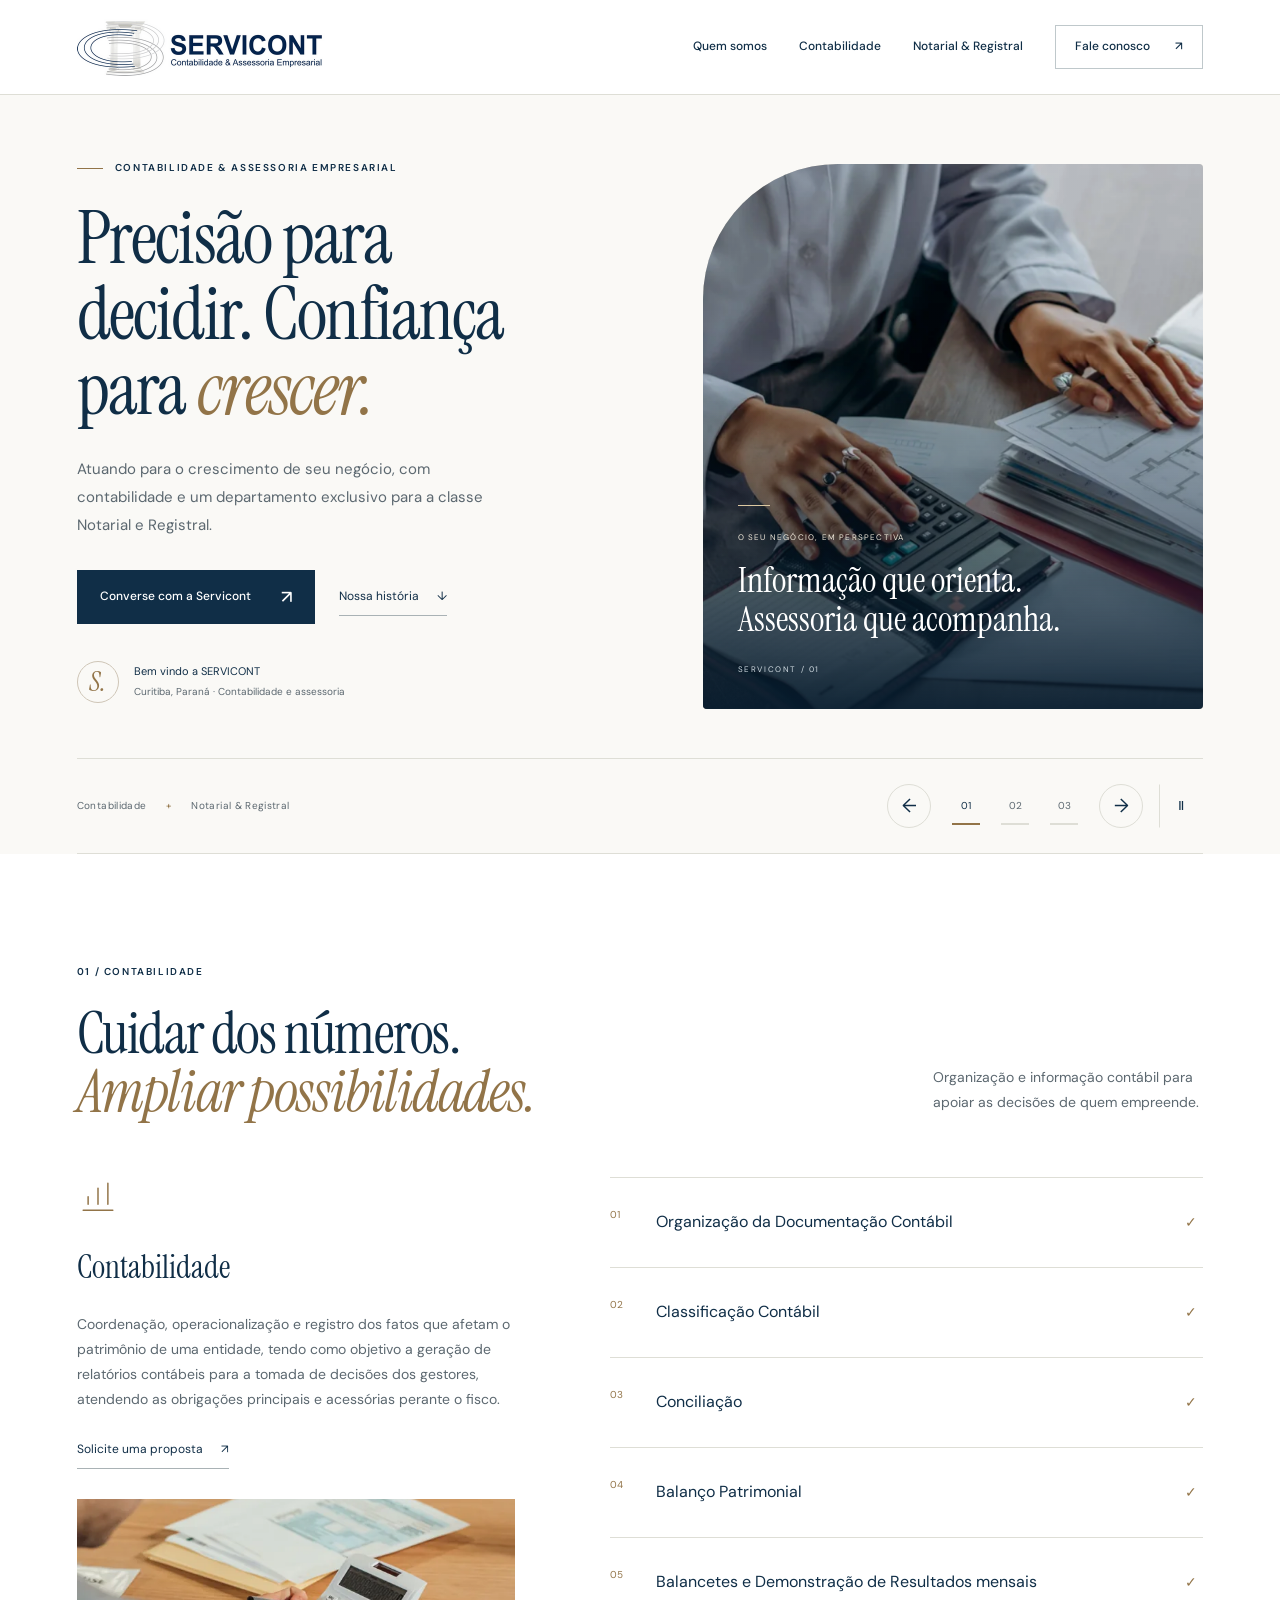
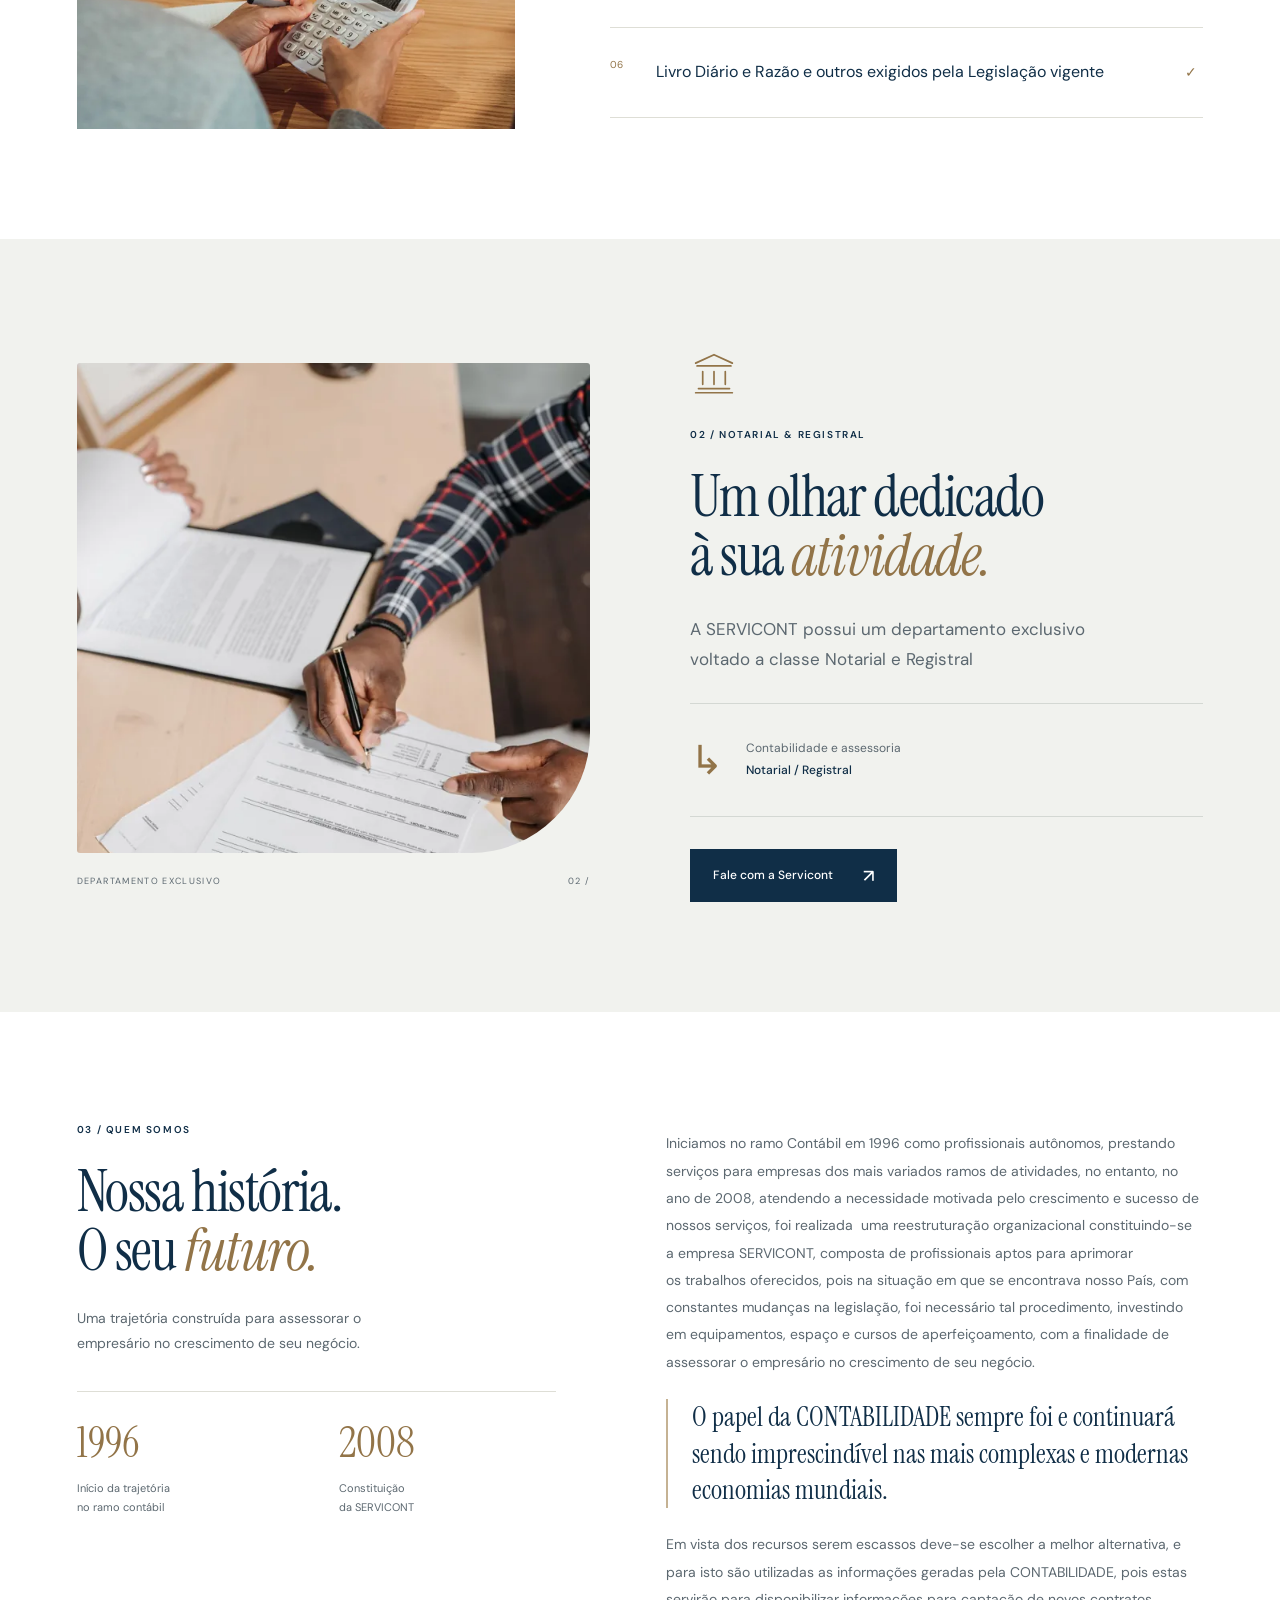
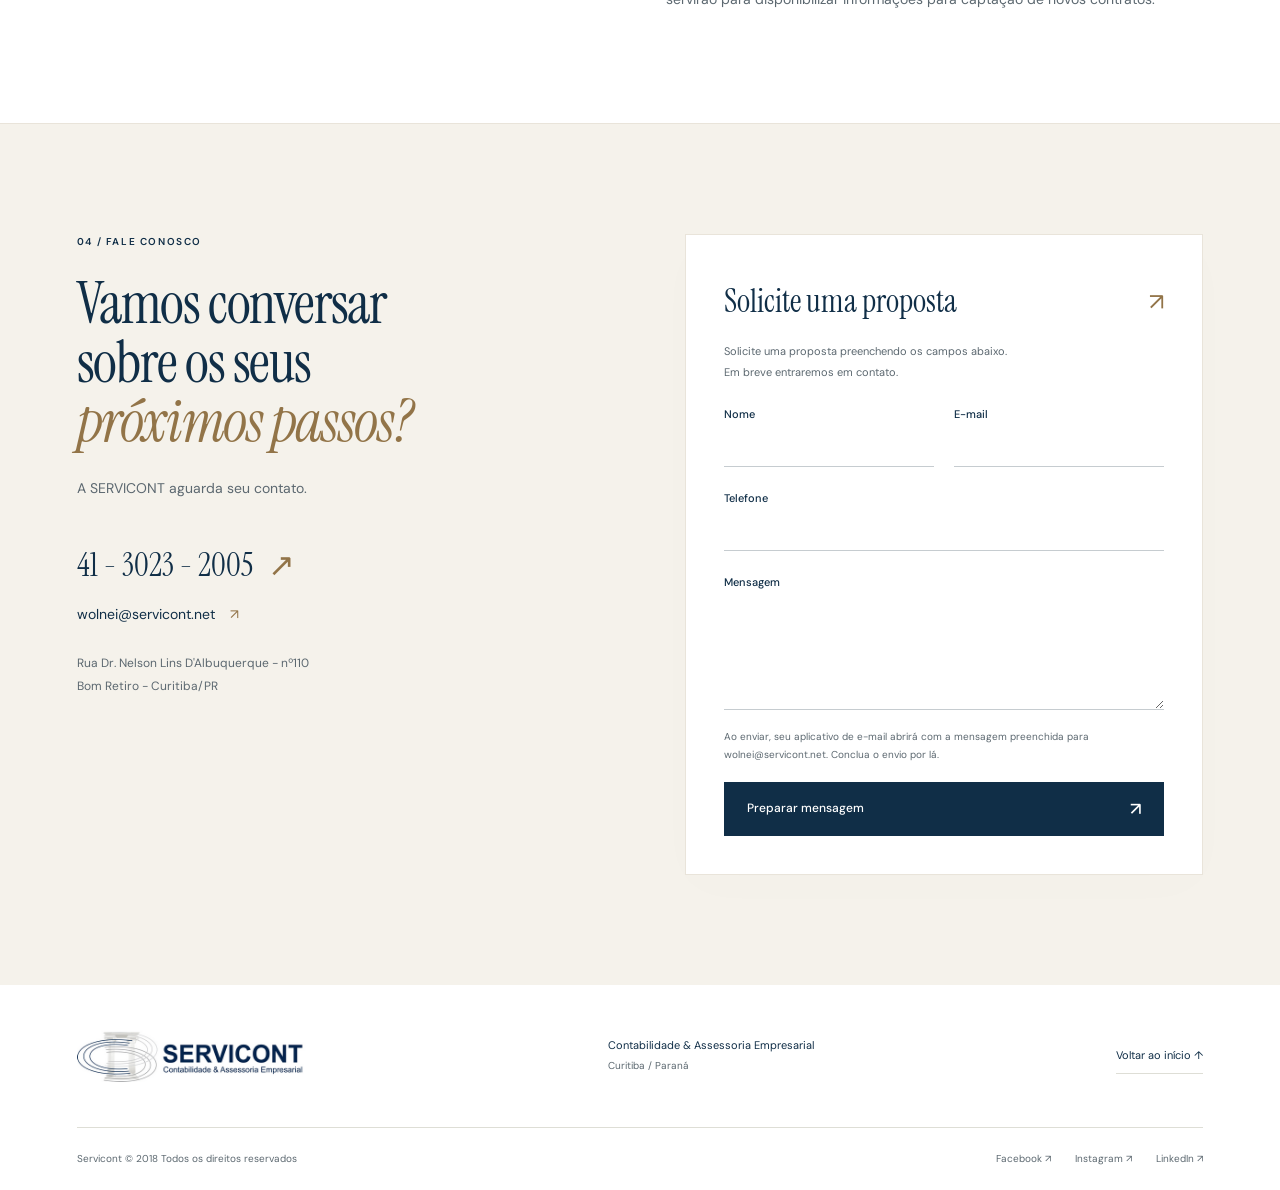
<file: index.html>
<!doctype html>
<html lang="pt-BR">
<head>
  <meta charset="utf-8">
  <meta name="viewport" content="width=device-width,initial-scale=1">
  <meta name="theme-color" content="#faf9f6">
  <meta name="description" content="Servicont: contabilidade e assessoria empresarial em Curitiba, com departamento exclusivo para a classe Notarial e Registral. Conheça nossos serviços.">
  <title>Servicont | Contabilidade e Assessoria Notarial</title>
  <link rel="icon" href="assets/favicon.svg" type="image/svg+xml">
  <link rel="preconnect" href="https://fonts.googleapis.com">
  <link rel="preconnect" href="https://fonts.gstatic.com" crossorigin>
  <link href="https://fonts.googleapis.com/css2?family=DM+Sans:wght@400;500;600;700&family=Instrument+Serif:ital@0;1&display=swap" rel="stylesheet">
  <link rel="stylesheet" href="styles.css">
  <script src="script.js" defer></script>
</head>
<body>
<a class="skip" href="#conteudo">Pular para o conteúdo</a>
<header class="site-header">
  <div class="container header-inner">
    <a class="brand" href="#inicio" aria-label="Servicont — início"><img src="assets/logo.png" width="500" height="114" alt="Servicont Contabilidade & Assessoria Empresarial"></a>
    <button class="menu-toggle" aria-expanded="false" aria-controls="navigation" aria-label="Abrir menu"><span></span><span></span></button>
    <nav id="navigation" aria-label="Menu principal">
      <a href="#quem-somos">Quem somos</a>
      <a href="#servicos">Contabilidade</a>
      <a href="#notarial">Notarial & Registral</a>
      <a class="nav-contact" href="#contato">Fale conosco <span aria-hidden="true">↗</span></a>
    </nav>
  </div>
  <div class="reading-progress" aria-hidden="true"></div>
</header>
<main id="conteudo">
  <section class="hero hero-carousel" id="inicio" aria-label="Destaques da Servicont" aria-roledescription="carrossel">
    <div class="container slide-stage">
      <article class="hero-slide is-active" id="destaque-1" role="group" aria-roledescription="slide" aria-label="1 de 3: CONTABILIDADE & ASSESSORIA EMPRESARIAL">
        <div class="hero-copy">
          <p class="eyebrow"><span class="eyebrow-line"></span> CONTABILIDADE & ASSESSORIA EMPRESARIAL</p>
          <h1 id="hero-title" class="slide-title">Precisão para<br>decidir. Confiança<br>para <em>crescer.</em></h1>
          <p class="hero-description">Atuando para o crescimento de seu negócio, com contabilidade e um departamento exclusivo para a classe Notarial e Registral.</p>
          <div class="hero-actions"><a class="button" href="#contato">Converse com a Servicont <span aria-hidden="true">↗</span></a><a class="text-link" href="#quem-somos">Nossa história <span aria-hidden="true">↓</span></a></div>
          <div class="hero-signature"><span class="signature-mark" aria-hidden="true">S.</span><p>Bem vindo a SERVICONT<br><span>Curitiba, Paraná · Contabilidade e assessoria</span></p></div>
        </div>
        <figure class="hero-visual slide-visual photo-1">
          <div class="image-frame"><img src="assets/assessoria-contabil-1200.webp" srcset="assets/assessoria-contabil-640.webp 640w, assets/assessoria-contabil-1200.webp 1200w" sizes="(max-width: 640px) 88vw, (max-width: 1100px) 42vw, 550px" alt="Análise de documentos e cálculos contábeis em uma mesa de trabalho" width="1200" height="1800" decoding="async" fetchpriority="high"></div>
          <figcaption class="slide-caption"><span class="caption-rule" aria-hidden="true"></span><span class="small-label">O SEU NEGÓCIO, EM PERSPECTIVA</span><p>Informação que orienta.<br>Assessoria que acompanha.</p><span class="caption-brand" aria-hidden="true">SERVICONT / 01</span></figcaption>
        </figure>
      </article>
      <article class="hero-slide" id="destaque-2" role="group" aria-roledescription="slide" aria-label="2 de 3: CONTABILIDADE PARA O SEU NEGÓCIO" hidden>
        <div class="hero-copy">
          <p class="eyebrow"><span class="eyebrow-line"></span> CONTABILIDADE PARA O SEU NEGÓCIO</p>
          <h2 class="slide-title">Cuidar dos números.<br>Ampliar as suas<br><em>possibilidades.</em></h2>
          <p class="hero-description">Organização, registros e relatórios contábeis para apoiar as decisões de quem empreende.</p>
          <div class="hero-actions"><a class="button" href="#servicos">Conheça nossos serviços <span aria-hidden="true">↗</span></a><a class="text-link" href="#quem-somos">Nossa história <span aria-hidden="true">↓</span></a></div>
          <div class="hero-signature"><span class="signature-mark" aria-hidden="true">S.</span><p>Bem vindo a SERVICONT<br><span>Curitiba, Paraná · Contabilidade e assessoria</span></p></div>
        </div>
        <figure class="hero-visual slide-visual photo-2">
          <div class="image-frame"><img src="assets/servicos-contabeis-1200.webp" srcset="assets/servicos-contabeis-640.webp 640w, assets/servicos-contabeis-1200.webp 1200w" sizes="(max-width: 640px) 88vw, (max-width: 1100px) 42vw, 550px" alt="Cálculo financeiro com calculadora e relatórios sobre a mesa" width="1200" height="900" decoding="async" loading="lazy"></div>
          <figcaption class="slide-caption"><span class="caption-rule" aria-hidden="true"></span><span class="small-label">CADA DETALHE FAZ DIFERENÇA</span><p>Clareza nos números.<br>Visão para o futuro.</p><span class="caption-brand" aria-hidden="true">SERVICONT / 02</span></figcaption>
        </figure>
      </article>
      <article class="hero-slide" id="destaque-3" role="group" aria-roledescription="slide" aria-label="3 de 3: DEPARTAMENTO NOTARIAL & REGISTRAL" hidden>
        <div class="hero-copy">
          <p class="eyebrow"><span class="eyebrow-line"></span> DEPARTAMENTO NOTARIAL & REGISTRAL</p>
          <h2 class="slide-title">A sua atividade.<br>Um olhar<br><em>exclusivo.</em></h2>
          <p class="hero-description">A SERVICONT possui um departamento exclusivo voltado a classe Notarial e Registral.</p>
          <div class="hero-actions"><a class="button" href="#notarial">Conheça o departamento <span aria-hidden="true">↗</span></a><a class="text-link" href="#quem-somos">Nossa história <span aria-hidden="true">↓</span></a></div>
          <div class="hero-signature"><span class="signature-mark" aria-hidden="true">S.</span><p>Bem vindo a SERVICONT<br><span>Curitiba, Paraná · Contabilidade e assessoria</span></p></div>
        </div>
        <figure class="hero-visual slide-visual photo-3">
          <div class="image-frame"><img src="assets/documentos-notariais-1200.webp" srcset="assets/documentos-notariais-640.webp 640w, assets/documentos-notariais-1200.webp 1200w" sizes="(max-width: 640px) 88vw, (max-width: 1100px) 42vw, 550px" alt="Assinatura e conferência de documentos em uma mesa de atendimento" width="1200" height="1797" decoding="async" loading="lazy"></div>
          <figcaption class="slide-caption"><span class="caption-rule" aria-hidden="true"></span><span class="small-label">NOTARIAL / REGISTRAL</span><p>Dedicação à sua atividade.<br>Proximidade em cada etapa.</p><span class="caption-brand" aria-hidden="true">SERVICONT / 03</span></figcaption>
        </figure>
      </article>
    </div>
    <div class="container carousel-footer">
      <p class="carousel-topic">Contabilidade <span aria-hidden="true">+</span> Notarial & Registral</p>
      <div class="carousel-controls" role="group" aria-label="Controles dos destaques" hidden>
        <button type="button" class="slide-arrow" data-direction="-1" aria-label="Slide anterior">←</button>
        <div class="slide-dots" role="group" aria-label="Selecionar destaque">
          <button type="button" class="slide-dot" aria-label="Mostrar slide 1: Contabilidade e assessoria" aria-current="true" aria-controls="destaque-1"><span>01</span></button>
          <button type="button" class="slide-dot" aria-label="Mostrar slide 2: Serviços contábeis" aria-controls="destaque-2"><span>02</span></button>
          <button type="button" class="slide-dot" aria-label="Mostrar slide 3: Notarial e Registral" aria-controls="destaque-3"><span>03</span></button>
        </div>
        <button type="button" class="slide-arrow" data-direction="1" aria-label="Próximo slide">→</button>
        <button type="button" class="rotation-toggle" aria-label="Pausar slides automáticos"><span aria-hidden="true">Ⅱ</span></button>
      </div>
      <span class="slide-status sr-only" role="status" aria-live="polite" aria-atomic="true"></span>
    </div>
  </section>

  <section class="section services" id="servicos" aria-labelledby="services-title">
    <div class="container">
      <div class="section-heading"><div><p class="eyebrow">01 / CONTABILIDADE</p><h2 id="services-title">Cuidar dos números.<br><em>Ampliar possibilidades.</em></h2></div><p class="heading-aside">Organização e informação contábil para apoiar as decisões de quem empreende.</p></div>
      <div class="service-layout">
        <div class="service-overview"><span class="outline-icon"><svg viewBox="0 0 34 34" fill="none" stroke="currentColor" stroke-width="1.2" stroke-linecap="round" stroke-linejoin="round" aria-hidden="true"><path d="M5 27h24M9 22v-6m8 6V9m8 13V5"/></svg></span><h3>Contabilidade</h3><p>Coordenação, operacionalização e registro dos fatos que afetam o patrimônio de uma entidade, tendo como objetivo a geração de relatórios contábeis para a tomada de decisões dos gestores, atendendo as obrigações principais e acessórias perante o fisco.</p><a class="text-link" href="#contato">Solicite uma proposta <span aria-hidden="true">↗</span></a><img src="assets/servicos-contabeis-1200.webp" srcset="assets/servicos-contabeis-640.webp 640w, assets/servicos-contabeis-1200.webp 1200w" sizes="(max-width: 640px) 88vw, 450px" alt="Cálculo financeiro com calculadora e relatórios sobre a mesa" width="1200" height="900" decoding="async" loading="lazy"></div>
        <ol class="service-list"><li><span class="service-number">01</span><h3>Organização da Documentação Contábil</h3><span class="service-check" aria-hidden="true">✓</span></li>
<li><span class="service-number">02</span><h3>Classificação Contábil</h3><span class="service-check" aria-hidden="true">✓</span></li>
<li><span class="service-number">03</span><h3>Conciliação</h3><span class="service-check" aria-hidden="true">✓</span></li>
<li><span class="service-number">04</span><h3>Balanço Patrimonial</h3><span class="service-check" aria-hidden="true">✓</span></li>
<li><span class="service-number">05</span><h3>Balancetes e Demonstração de Resultados mensais</h3><span class="service-check" aria-hidden="true">✓</span></li>
<li><span class="service-number">06</span><h3>Livro Diário e Razão e outros exigidos pela Legislação vigente</h3><span class="service-check" aria-hidden="true">✓</span></li>
</ol>
      </div>
    </div>
  </section>

  <section class="section notarial-section" id="notarial" aria-labelledby="notarial-title">
    <div class="container notarial-grid">
      <figure class="notarial-visual"><img src="assets/documentos-notariais-1200.webp" srcset="assets/documentos-notariais-640.webp 640w, assets/documentos-notariais-1200.webp 1200w" sizes="(max-width: 640px) 88vw, 560px" alt="Assinatura e conferência de documentos em uma mesa de atendimento" width="1200" height="1797" decoding="async" loading="lazy"><figcaption><span>DEPARTAMENTO EXCLUSIVO</span><span aria-hidden="true">02 /</span></figcaption></figure>
      <div class="notarial-copy"><span class="outline-icon"><svg viewBox="0 0 34 34" fill="none" stroke="currentColor" stroke-width="1.2" stroke-linecap="round" stroke-linejoin="round" aria-hidden="true"><path d="m4 10 13-6 13 6M5 12h24M6 28h22M4 31h26M9 16v9m8-9v9m8-9v9"/></svg></span><p class="eyebrow">02 / NOTARIAL & REGISTRAL</p><h2 id="notarial-title">Um olhar dedicado<br>à sua <em>atividade.</em></h2><p class="notarial-text">A SERVICONT possui um departamento exclusivo voltado a classe Notarial e Registral​</p><div class="notarial-detail"><span aria-hidden="true">↳</span><p>Contabilidade e assessoria<br><strong>Notarial / Registral</strong></p></div><a class="button" href="#contato">Fale com a Servicont <span aria-hidden="true">↗</span></a></div>
    </div>
  </section>

  <section class="section history-section" id="quem-somos" aria-labelledby="history-title">
    <div class="container history-grid">
      <div class="history-heading"><p class="eyebrow">03 / QUEM SOMOS</p><h2 id="history-title">Nossa história.<br>O seu <em>futuro.</em></h2><p class="history-lead">Uma trajetória construída para assessorar o empresário no crescimento de seu negócio.</p><div class="timeline"><div><span>1996</span><p>Início da trajetória<br>no ramo contábil</p></div><div><span>2008</span><p>Constituição<br>da SERVICONT</p></div></div></div>
      <div class="history-copy"><p>Iniciamos no ramo Contábil em 1996 como profissionais autônomos, prestando serviços para empresas dos mais variados ramos de atividades, no entanto, no ano de 2008, atendendo a necessidade motivada pelo crescimento e sucesso de nossos serviços, foi realizada  uma reestruturação organizacional constituindo-se a empresa SERVICONT, composta de profissionais aptos para aprimorar os trabalhos oferecidos, pois na situação em que se encontrava nosso País, com constantes mudanças na legislação, foi necessário tal procedimento, investindo em equipamentos, espaço e cursos de aperfeiçoamento, com a finalidade de assessorar o empresário no crescimento de seu negócio.</p><p>O papel da CONTABILIDADE sempre foi e continuará sendo imprescindível nas mais complexas e modernas economias mundiais.</p><p>Em vista dos recursos serem escassos deve-se escolher a melhor alternativa, e para isto são utilizadas as informações geradas pela CONTABILIDADE, pois estas servirão para disponibilizar informações para captação de novos contratos.</p></div>
    </div>
  </section>

  <section class="section contact" id="contato" aria-labelledby="contact-title">
    <div class="container contact-grid">
      <div class="contact-copy"><p class="eyebrow">04 / FALE CONOSCO</p><h2 id="contact-title">Vamos conversar<br>sobre os seus<br><em>próximos passos?</em></h2><p>A SERVICONT aguarda seu contato.</p><div class="contact-details"><a class="phone" href="tel:+554130232005">41 - 3023 - 2005 <span aria-hidden="true">↗</span></a><a class="email" href="mailto:wolnei@servicont.net">wolnei@servicont.net <span aria-hidden="true">↗</span></a><address>Rua Dr. Nelson Lins D'Albuquerque - nº110<br>Bom Retiro - Curitiba/PR</address></div></div>
      <div class="form-panel"><div class="form-heading"><h3>Solicite uma proposta</h3><span aria-hidden="true">↗</span></div><p>Solicite uma proposta preenchendo os campos abaixo.<br>Em breve entraremos em contato.</p><form id="contact-form"><div class="form-row"><label>Nome<input name="nome" autocomplete="name" required maxlength="120"></label><label>E-mail<input name="email" type="email" autocomplete="email" required maxlength="200"></label></div><label>Telefone<input name="telefone" type="tel" autocomplete="tel" maxlength="30"></label><label>Mensagem<textarea name="mensagem" rows="4" required maxlength="5000"></textarea></label><p class="form-note">Ao enviar, seu aplicativo de e-mail abrirá com a mensagem preenchida para wolnei@servicont.net. Conclua o envio por lá.</p><button class="button" type="submit">Preparar mensagem <span aria-hidden="true">↗</span></button><p id="form-status" role="status"></p></form></div>
    </div>
  </section>
</main>
<footer>
  <div class="container footer-main"><a class="brand" href="#inicio" aria-label="Voltar ao início"><img src="assets/logo.png" alt="Servicont" width="500" height="114" loading="lazy"></a><p>Contabilidade & Assessoria Empresarial<br><span>Curitiba / Paraná</span></p><a class="back-top" href="#inicio">Voltar ao início ↑</a></div>
  <div class="container footer-bottom"><p>Servicont © 2018 Todos os direitos reservados</p><div class="socials"><a href="https://www.facebook.com/Servicont-Contabilidade-Assessoria-Empresarial-944922122332289/" target="_blank" rel="noopener noreferrer">Facebook ↗</a><a href="https://www.instagram.com/servicont_contabilidade_/" target="_blank" rel="noopener noreferrer">Instagram ↗</a><a href="https://www.linkedin.com/in/servicont-contabilidade-8b4643157/" target="_blank" rel="noopener noreferrer">LinkedIn ↗</a></div></div>
</footer>
</body>
</html>
</file>
<file: styles.css>
:root {
  color-scheme: light;
  --paper: #faf9f6;
  --white: #fff;
  --navy: #102e47;
  --muted: #5c6870;
  --gold: #927448;
  --line: #deded6;
  --serif: 'Instrument Serif', Georgia, serif;
  --sans: 'DM Sans', Arial, sans-serif;
}
* { box-sizing: border-box; }
html { scroll-behavior: smooth; scroll-padding-top: 100px; }
body { margin: 0; color: var(--navy); background: var(--paper); font: 15px/1.8 var(--sans); -webkit-font-smoothing: antialiased; }
a { color: inherit; text-decoration: none; }
button, input, textarea { font: inherit; }
button, a { -webkit-tap-highlight-color: transparent; }
a:focus-visible, button:focus-visible, input:focus-visible, textarea:focus-visible { outline: 2px solid var(--gold); outline-offset: 5px; }
img { display: block; max-width: 100%; height: auto; }
svg { display: block; width: 100%; height: 100%; }
p, figure { margin: 0; }
h1, h2, h3 { margin: 0; font-weight: 400; }
h1, h2 { font-family: var(--serif); line-height: 1.02; letter-spacing: -.025em; }
h1 { font-size: clamp(60px, 5.8vw, 88px); }
h2 { font-size: clamp(46px, 4.5vw, 66px); }
em { color: var(--gold); font-weight: 400; }
.container { width: min(1240px, 88%); margin-inline: auto; }
.skip { position: fixed; top: -100px; left: 20px; z-index: 50; background: white; padding: 12px 20px; }
.skip:focus { top: 12px; }
.site-header { position: sticky; top: 0; z-index: 20; background: #ffffffed; backdrop-filter: blur(16px); border-bottom: 1px solid var(--line); }
.header-inner { min-height: 94px; display: flex; justify-content: space-between; align-items: center; gap: 35px; }
.brand { display: block; width: 250px; flex-shrink: 0; }
nav { display: flex; gap: 32px; align-items: center; font-size: 12px; font-weight: 500; }
nav a { transition: color .2s; }
nav a:hover { color: var(--gold); }
.nav-contact { border: 1px solid #bfc8cb; padding: 10px 19px; display: flex; gap: 25px; align-items: center; }
.nav-contact:hover { border-color: var(--gold); }
.menu-toggle { display: none; }
.eyebrow { display: flex; gap: 12px; align-items: center; font-size: 10px; font-weight: 600; letter-spacing: .16em; line-height: 1.6; margin-bottom: 25px; }
.eyebrow-line { display: inline-block; width: 26px; height: 1px; background: var(--gold); flex-shrink: 0; }
.hero { padding-top: 70px; }
.hero-grid { display: grid; grid-template-columns: 1.12fr 1fr; gap: 65px; align-items: center; }
.hero-copy { padding: 10px 0 20px; }
.hero-description { max-width: 415px; color: var(--muted); font-size: 15px; line-height: 1.85; margin-top: 28px; }
.hero-actions { display: flex; gap: 24px; align-items: center; flex-wrap: wrap; margin-top: 30px; }
.button { display: inline-flex; align-items: center; justify-content: space-between; gap: 30px; background: var(--navy); color: white; min-height: 53px; padding: 15px 22px; font-size: 12px; font-weight: 500; border: 1px solid var(--navy); cursor: pointer; transition: background .2s, border-color .2s; }
.button:hover { background: #264a63; border-color: #264a63; }
.button span { font-size: 18px; line-height: 1; }
.text-link { display: inline-flex; align-items: center; gap: 18px; font-size: 12px; padding-block: 8px; border-bottom: 1px solid #a9b2b5; }
.text-link:hover { color: var(--gold); border-color: var(--gold); }
.hero-signature { display: flex; align-items: center; gap: 15px; margin-top: 37px; }
.signature-mark { width: 42px; height: 42px; border: 1px solid #cec5b6; border-radius: 50%; font: italic 27px/40px var(--serif); color: var(--gold); text-align: center; }
.hero-signature p { font-size: 11px; line-height: 1.8; }
.hero-signature p span { color: var(--muted); font-size: 10px; }
.hero-visual { position: relative; padding: 0 15px 45px 0; margin-left: 15px; }
.image-frame { position: relative; height: 530px; border-radius: 160px 3px 3px 3px; overflow: hidden; background: #e6dfd0; }
.image-frame img { width: 100%; height: 100%; object-fit: cover; object-position: 50% 78%; }
.image-frame::after { content: ''; position: absolute; inset: 0; background: linear-gradient(0deg,#102e4730,transparent 40%); pointer-events: none; }
.image-corner { position: absolute; bottom: 23px; right: 27px; color: white; font-size: 11px; letter-spacing: .15em; z-index: 1; }
.image-note { display: flex; align-items: center; gap: 20px; position: absolute; bottom: 10px; left: -35px; background: white; padding: 24px 30px; border: 1px solid #e9e6de; box-shadow: 0 14px 40px #102e4708; }
.note-icon { width: 42px; height: 42px; color: var(--gold); flex-shrink: 0; }
.small-label { font-size: 8px; letter-spacing: .12em; color: var(--muted); }
.image-note p { font-family: var(--serif); font-size: 25px; line-height: 1.15; margin-top: 8px; }
.vertical-caption { position: absolute; right: -16px; top: 65px; writing-mode: vertical-rl; font-size: 8px; letter-spacing: .2em; color: var(--muted); }
.hero-bottom { display: flex; align-items: center; gap: 35px; padding: 30px 0; margin-top: 35px; border-top: 1px solid var(--line); border-bottom: 1px solid var(--line); font-size: 11px; color: var(--muted); }
.hero-bottom a { margin-left: auto; display: grid; place-items: center; width: 35px; height: 35px; border: 1px solid var(--line); border-radius: 50%; font-size: 18px; color: var(--navy); }
.tiny-cross { color: var(--gold); font-size: 20px; }
.section { padding: 110px 0; }
.services { background: var(--white); margin-top: 0; }
.section-heading { display: flex; align-items: end; justify-content: space-between; gap: 60px; margin-bottom: 55px; }
.heading-aside { color: var(--muted); max-width: 270px; font-size: 14px; padding-bottom: 7px; }
.service-layout { display: grid; grid-template-columns: .85fr 1.15fr; gap: 95px; }
.outline-icon { display: block; width: 42px; height: 42px; color: var(--gold); margin-bottom: 20px; }
.service-overview h3 { font-family: var(--serif); font-size: 32px; margin-bottom: 15px; }
.service-overview p { font-size: 14px; color: var(--muted); margin-bottom: 18px; }
.service-overview img { margin-top: 30px; width: 100%; height: 230px; object-fit: cover; object-position: 55% 58%; }
.service-list { list-style: none; margin: 0; padding: 0; border-top: 1px solid var(--line); }
.service-list li { display: grid; grid-template-columns: 26px 1fr 18px; gap: 20px; align-items: center; min-height: 90px; padding: 23px 0; border-bottom: 1px solid var(--line); }
.service-number { color: var(--gold); font-size: 10px; align-self: start; padding-top: 5px; }
.service-list h3 { font-size: 16px; line-height: 1.55; }
.service-check { color: var(--gold); font-size: 14px; }
.notarial-section { background: #f1f2ee; position: relative; }
.notarial-grid { display: grid; grid-template-columns: 1fr 1fr; gap: 100px; align-items: center; }
.notarial-visual img { width: 100%; height: 490px; object-fit: cover; object-position: 50% 74%; border-radius: 3px 3px 120px 3px; }
.notarial-visual figcaption { display: flex; justify-content: space-between; font-size: 9px; letter-spacing: .15em; margin-top: 20px; color: var(--muted); }
.notarial-copy .outline-icon { margin-bottom: 30px; width: 48px; height: 48px; }
.notarial-text { color: var(--muted); font-size: 17px; margin-top: 28px; max-width: 395px; }
.notarial-detail { display: flex; align-items: center; gap: 22px; margin: 28px 0 32px; padding: 20px 0; border-block: 1px solid #d4d8d3; }
.notarial-detail>span { font-family: var(--serif); color: var(--gold); font-size: 40px; }
.notarial-detail p { font-size: 12px; line-height: 1.8; color: var(--muted); }
.notarial-detail strong { color: var(--navy); font-weight: 500; }
.history-section { background: var(--white); }
.history-grid { display: grid; grid-template-columns: 1fr 1.12fr; gap: 110px; }
.history-lead { color: var(--muted); max-width: 330px; font-size: 14px; margin-top: 25px; }
.timeline { display: flex; gap: 45px; border-top: 1px solid var(--line); padding-top: 25px; margin-top: 35px; }
.timeline div { flex: 1; }
.timeline span { font: 43px/1.2 var(--serif); color: var(--gold); }
.timeline p { margin-top: 10px; font-size: 11px; line-height: 1.7; color: var(--muted); }
.history-copy { color: var(--muted); font-size: 14px; line-height: 1.95; padding-top: 8px; }
.history-copy p+p { margin-top: 23px; }
.history-copy p:nth-child(2) { font-family: var(--serif); color: var(--navy); font-size: 27px; line-height: 1.35; padding-left: 24px; border-left: 2px solid #c5b293; }
.contact { background: #f5f2eb; border-top: 1px solid #e9e4da; }
.contact-grid { display: grid; grid-template-columns: 1fr 1fr; gap: 90px; }
.contact-copy>p:not(.eyebrow) { margin-top: 25px; color: var(--muted); font-size: 14px; }
.contact-details { margin-top: 35px; }
.phone, .email { display: flex; align-items: center; justify-content: space-between; gap: 15px; width: fit-content; }
.phone { font-family: var(--serif); font-size: 32px; }
.phone span, .email span { color: var(--gold); }
.email { font-size: 14px; margin-top: 8px; }
.contact-details a:hover { color: var(--gold); }
address { font-style: normal; font-size: 12px; line-height: 1.9; margin-top: 25px; color: var(--muted); }
.form-panel { background: white; border: 1px solid #e9e4da; padding: 38px; box-shadow: 0 12px 50px #102e4703; }
.form-heading { display: flex; justify-content: space-between; align-items: center; gap: 15px; }
.form-heading h3 { font-family: var(--serif); font-size: 32px; }
.form-heading>span { font-size: 24px; color: var(--gold); }
.form-panel>p { color: var(--muted); font-size: 11px; line-height: 1.9; margin-top: 10px; }
.form-row { display: grid; grid-template-columns: 1fr 1fr; gap: 20px; }
label { display: block; font-size: 11px; font-weight: 500; margin-top: 22px; }
input, textarea { border: 0; border-bottom: 1px solid #c6ccd0; border-radius: 0; padding: 8px 0; display: block; width: 100%; background: white; color: var(--navy); min-width: 0; font-size: 14px; }
textarea { resize: vertical; min-height: 85px; }
.form-note { color: var(--muted); font-size: 10px; line-height: 1.8; margin: 18px 0; }
form .button { width: 100%; }
#form-status { font-size: 11px; color: var(--navy); line-height: 1.8; }
#form-status:not(:empty) { margin-top: 16px; padding: 12px; background: #f3f5f3; }
footer { background: white; }
.footer-main { display: flex; justify-content: space-between; align-items: center; gap: 35px; padding-block: 45px; }
.footer-main .brand { width: 230px; }
.footer-main p { font-size: 11px; }
.footer-main p span { color: var(--muted); font-size: 10px; }
.back-top { font-size: 11px; border-bottom: 1px solid var(--line); padding-block: 8px; }
.footer-bottom { display: flex; justify-content: space-between; align-items: center; gap: 25px; padding: 22px 0; border-top: 1px solid var(--line); font-size: 10px; color: var(--muted); }
.socials { display: flex; gap: 24px; }
.socials a:hover { color: var(--gold); }
@media (min-width:1600px) { .hero { padding-top: 95px; } .hero-grid { gap: 90px; } .image-frame { height: 570px; } }
@media (max-width:1100px) { .container { width: 90%; } nav { gap: 20px; } .brand { width: 220px; } .hero-grid { gap: 35px; } h1 { font-size: 65px; } .hero-actions { gap: 12px 20px; } .image-frame { height: 500px; } .image-note { left: -20px; padding: 20px; } .small-label { font-size: 7px; } .image-note p { font-size: 22px; } .service-layout { gap: 55px; } .notarial-grid, .history-grid, .contact-grid { gap: 55px; } .form-panel { padding: 28px; } }
@media (max-width:850px) {
  html { scroll-padding-top: 82px; }
  .header-inner { min-height: 80px; }
  .menu-toggle { display: flex; flex-direction: column; justify-content: center; align-items: center; gap: 6px; width: 44px; height: 44px; background: none; border: 1px solid var(--line); cursor: pointer; }
  .menu-toggle span { display: block; width: 19px; height: 1px; background: var(--navy); transition: transform .2s; }
  .menu-toggle[aria-expanded="true"] span:first-child { transform: translateY(3.5px) rotate(45deg); }
  .menu-toggle[aria-expanded="true"] span:last-child { transform: translateY(-3.5px) rotate(-45deg); }
  nav { display: none; position: absolute; top: 100%; left: 0; right: 0; padding: 18px 5% 25px; background: white; border-bottom: 1px solid var(--line); font-size: 14px; box-shadow: 0 15px 20px #102e4705; }
  nav.open { display: flex; flex-direction: column; align-items: stretch; gap: 0; }
  nav>a { padding: 13px 0; }
  nav .nav-contact { margin-top: 10px; padding: 10px 15px; }
  .hero { padding-top: 48px; }
  .hero-grid { grid-template-columns: 1fr 1fr; gap: 25px; }
  h1 { font-size: clamp(47px,7.5vw,62px); }
  .eyebrow { font-size: 8px; gap: 8px; }
  .eyebrow-line { width: 18px; }
  .hero-description { font-size: 13px; }
  .hero-signature { margin-top: 25px; }
  .hero-signature p { font-size: 10px; }
  .hero-signature p span { font-size: 8px; }
  .hero-visual { margin-left: 0; }
  .image-frame { height: 470px; border-top-left-radius: 110px; }
  .image-note { gap: 12px; padding: 16px; left: -15px; right: 10px; }
  .note-icon { width: 30px; height: 30px; }
  .image-note p { font-size: 20px; }
  .small-label { font-size: 6px; }
  .hero-bottom { font-size: 10px; gap: 22px; }
  .section { padding-block: 75px; }
  .section-heading { gap: 30px; }
  h2 { font-size: 48px; }
  .heading-aside { max-width: 220px; font-size: 12px; }
  .service-layout { gap: 35px; }
  .service-list li { gap: 10px; }
  .service-list h3 { font-size: 14px; }
  .service-overview p { font-size: 12px; }
  .notarial-grid, .history-grid, .contact-grid { gap: 35px; }
  .notarial-visual img { height: 430px; }
  .notarial-text { font-size: 15px; }
  .history-copy { font-size: 12px; }
  .history-lead { font-size: 13px; }
  .timeline { gap: 20px; }
  .form-panel { padding: 25px; }
  .form-row { grid-template-columns: 1fr; gap: 0; }
  .footer-main .brand { width: 200px; }
}
@media (max-width:640px) {
  .container { width: 88%; }
  .brand { width: 215px; }
  .hero { padding-top: 38px; }
  .hero-grid { grid-template-columns: 1fr; gap: 32px; }
  h1 { font-size: clamp(51px,11vw,68px); }
  .eyebrow { font-size: 8px; margin-bottom: 20px; }
  .hero-copy { padding: 0; }
  .hero-description { font-size: 14px; max-width: 400px; margin-top: 25px; }
  .hero-actions { gap: 18px 24px; margin-top: 25px; }
  .hero-signature { margin-top: 25px; }
  .hero-signature p { font-size: 11px; }
  .hero-signature p span { font-size: 9px; }
  .hero-visual { padding: 0 12px 25px 12px; }
  .image-frame { height: 340px; border-top-left-radius: 90px; }
  .vertical-caption { top: 45px; right: -7px; font-size: 6px; }
  .image-note { left: 0; right: auto; bottom: 0; padding: 20px 25px; gap: 16px; }
  .small-label { font-size: 7px; }
  .image-note p { font-size: 23px; }
  .note-icon { width: 35px; height: 35px; }
  .hero-bottom { margin-top: 32px; padding-block: 22px; gap: 13px; flex-wrap: wrap; font-size: 9px; }
  .hero-bottom a { display: none; }
  .hero-bottom .tiny-cross { font-size: 16px; }
  .section { padding-block: 60px; }
  h2 { font-size: clamp(42px,10vw,54px); }
  .section-heading { display: block; margin-bottom: 35px; }
  .heading-aside { max-width: 330px; margin-top: 25px; font-size: 13px; }
  .service-layout, .notarial-grid, .history-grid, .contact-grid { grid-template-columns: 1fr; gap: 40px; }
  .service-overview p { font-size: 14px; }
  .service-overview img { height: 180px; }
  .service-list li { min-height: 78px; gap: 16px; padding-block: 20px; }
  .service-list h3 { font-size: 15px; }
  .notarial-grid { gap: 35px; }
  .notarial-visual img { height: 340px; border-bottom-right-radius: 90px; }
  .notarial-copy .outline-icon { width: 38px; height: 38px; }
  .notarial-text { font-size: 16px; }
  .history-copy { font-size: 14px; }
  .history-copy p:nth-child(2) { font-size: 28px; }
  .history-lead { font-size: 14px; }
  .timeline { margin-top: 25px; gap: 35px; }
  .timeline p { font-size: 12px; }
  .form-panel { padding: 25px; }
  .form-heading h3 { font-size: 29px; }
  .form-panel>p { font-size: 12px; }
  label { font-size: 12px; }
  input,textarea { font-size: 16px; }
  .form-note { font-size: 11px; }
  .footer-main { display: grid; gap: 22px; padding-block: 35px; }
  .footer-main .brand { width: 220px; }
  .back-top { justify-self: start; }
  .footer-bottom { align-items: start; flex-direction: column; gap: 15px; }
  .socials { gap: 25px; }
}
@media (prefers-reduced-motion: reduce) { html { scroll-behavior: auto; } *,*::before,*::after { transition: none !important; animation: none !important; } }

/* Destaques editoriais: texto acessível sobre as fotografias. */
[hidden] { display: none !important; }
.sr-only { position: absolute; width: 1px; height: 1px; overflow: hidden; clip-path: inset(50%); white-space: nowrap; }
.hero-carousel { padding-top: 55px; overflow: clip; }
.slide-stage { position: relative; }
.hero-slide { display: grid; grid-template-columns: 1.12fr 1fr; gap: 65px; align-items: center; min-height: 570px; }
.slide-title { font-size: clamp(60px, 5.8vw, 88px); }
.slide-visual { margin: 0; padding: 0; position: relative; }
.slide-visual .image-frame { height: 545px; border-radius: 135px 4px 4px 4px; }
.slide-visual .image-frame::after { background: linear-gradient(0deg, #071c2eed 0%, #071c2e9c 21%, #071c2e10 64%); }
.slide-visual.photo-2 img { object-position: 60% center; }
.slide-visual.photo-3 img { object-position: 50% 74%; }
.slide-caption { position: absolute; inset: auto 35px 32px; color: white; pointer-events: none; }
.caption-rule { display: block; width: 32px; height: 1px; background: #dcc8a2; margin-bottom: 16px; }
.slide-caption .small-label { color: #eee7d9; font-size: 8px; letter-spacing: .15em; }
.slide-caption p { font-family: var(--serif); font-size: clamp(28px, 2.7vw, 38px); line-height: 1.12; margin-top: 13px; }
.caption-brand { display: block; font-size: 8px; letter-spacing: .2em; color: #d2dce2; margin-top: 23px; }
.carousel-footer { display: flex; align-items: center; justify-content: space-between; gap: 25px; margin-top: 35px; padding: 25px 0; border-block: 1px solid var(--line); }
.carousel-topic { font-size: 10px; color: var(--muted); letter-spacing: .035em; }
.carousel-topic>span { color: var(--gold); margin-inline: 16px; }
.carousel-controls { display: flex; align-items: center; gap: 13px; }
.carousel-controls button { color: var(--navy); cursor: pointer; background: transparent; border: 1px solid transparent; padding: 0; min-width: 44px; min-height: 44px; transition: border-color .2s, background .2s, color .2s; }
.carousel-controls .slide-arrow { border-color: var(--line); border-radius: 50%; font-size: 19px; }
.carousel-controls button:hover { border-color: var(--gold); color: var(--gold); }
.slide-dots { display: flex; gap: 5px; }
.carousel-controls .slide-dot { position: relative; font-size: 10px; color: var(--muted); }
.slide-dot::after { content: ''; position: absolute; inset: auto 7px 2px; height: 2px; background: var(--line); }
.slide-dot[aria-current="true"]::after { background: var(--gold); }
.carousel-controls .slide-dot[aria-current="true"] { color: var(--navy); }
.carousel-controls .rotation-toggle { border-left: 1px solid var(--line); margin-left: 3px; font-size: 13px; }
.reading-progress { position: absolute; bottom: -1px; left: 0; height: 2px; width: 100%; background: var(--gold); transform: scaleX(0); transform-origin: left; pointer-events: none; }
.site-header { transition: box-shadow .3s; }
.site-header.is-scrolled { box-shadow: 0 5px 25px #102e4709; }
.service-list li { transition: padding .3s, background .3s; }
.service-list li:hover { padding-inline: 12px; background: #faf9f6; }
.notarial-visual { overflow: hidden; }
.notarial-visual img, .service-overview img { transition: filter .5s; }
.notarial-visual:hover img, .service-overview img:hover { filter: saturate(1.1); }
@media (prefers-reduced-motion: no-preference) {
  .hero-carousel.is-enhanced .is-active .hero-copy>* { animation: copy-arrive .75s both; }
  .hero-carousel.is-enhanced .is-active .hero-copy>:nth-child(2) { animation-delay: .08s; }
  .hero-carousel.is-enhanced .is-active .hero-copy>:nth-child(3) { animation-delay: .16s; }
  .hero-carousel.is-enhanced .is-active .hero-copy>:nth-child(4) { animation-delay: .24s; }
  .hero-carousel.is-enhanced .is-active .hero-copy>:nth-child(5) { animation-delay: .3s; }
  .hero-carousel.is-enhanced .is-active .slide-visual { animation: photo-arrive .8s both; }
  .hero-carousel.is-enhanced .is-active .slide-visual img { animation: photo-drift 8s ease-out both; }
  .hero-carousel.is-enhanced .is-active .slide-caption { animation: copy-arrive .8s .2s both; }
  .will-reveal { opacity: 0; transform: translateY(24px); transition: opacity .75s ease, transform .75s cubic-bezier(.2,.65,.3,1); transition-delay: var(--reveal-delay,0ms); }
  .will-reveal.is-visible { opacity: 1; transform: none; }
  @keyframes copy-arrive { from { opacity: 0; transform: translateY(18px); } to { opacity: 1; transform: none; } }
  @keyframes photo-arrive { from { opacity: 0; transform: translateX(15px); } to { opacity: 1; transform: none; } }
  @keyframes photo-drift { from { transform: scale(1.055); } to { transform: scale(1); } }
}
@media (min-width: 1600px) { .hero-carousel { padding-top: 75px; } .hero-slide { gap: 90px; min-height: 600px; } .slide-visual .image-frame { height: 585px; } }
@media (max-width: 1100px) { .hero-slide { gap: 35px; min-height: 550px; } .slide-title { font-size: 65px; } .slide-visual .image-frame { height: 520px; } .slide-caption { inset-inline: 27px; } }
@media (max-width: 850px) { .hero-carousel { padding-top: 40px; } .hero-slide { grid-template-columns: 1fr 1fr; gap: 25px; min-height: 550px; } .slide-title { font-size: clamp(47px,7.5vw,62px); } .slide-visual .image-frame { height: 490px; border-top-left-radius: 90px; } .slide-caption { inset-inline: 23px; bottom: 27px; } .slide-caption p { font-size: 29px; } .slide-caption .small-label { font-size: 7px; } .carousel-controls { gap: 5px; } }
@media (max-width: 640px) {
  .hero-carousel { padding-top: 35px; }
  .hero-slide { grid-template-columns: 1fr; gap: 30px; min-height: 0; }
  .slide-title { font-size: clamp(51px,11vw,68px); }
  .hero-carousel.is-enhanced .hero-copy { min-height: 435px; }
  .slide-visual .image-frame { height: 355px; border-top-left-radius: 80px; }
  .slide-visual.photo-1 img { object-position: 50% 72%; }
  .slide-caption { inset-inline: 27px; bottom: 25px; }
  .slide-caption p { font-size: 30px; }
  .caption-brand { margin-top: 17px; }
  .carousel-footer { flex-direction: column; align-items: stretch; gap: 12px; margin-top: 25px; padding-block: 20px; }
  .carousel-topic { text-align: center; font-size: 10px; }
  .carousel-controls { justify-content: center; gap: 10px; }
}
@media (max-width: 360px) { .hero-carousel.is-enhanced .hero-copy { min-height: 495px; } .carousel-topic { font-size: 9px; } .slide-title { font-size: 48px; } }
@media (prefers-reduced-motion: reduce) { .will-reveal { opacity: 1; transform: none; } }
/* Reserva o espaço dos textos para a troca de destaque não deslocar a página. */
.hero-carousel .hero-description { min-height: 84px; }
@media (max-width: 850px) and (min-width: 641px) { .hero-carousel .hero-description { min-height: 100px; } }
@media (max-width: 640px) { .hero-carousel .hero-description { min-height: 78px; } }
</file>
